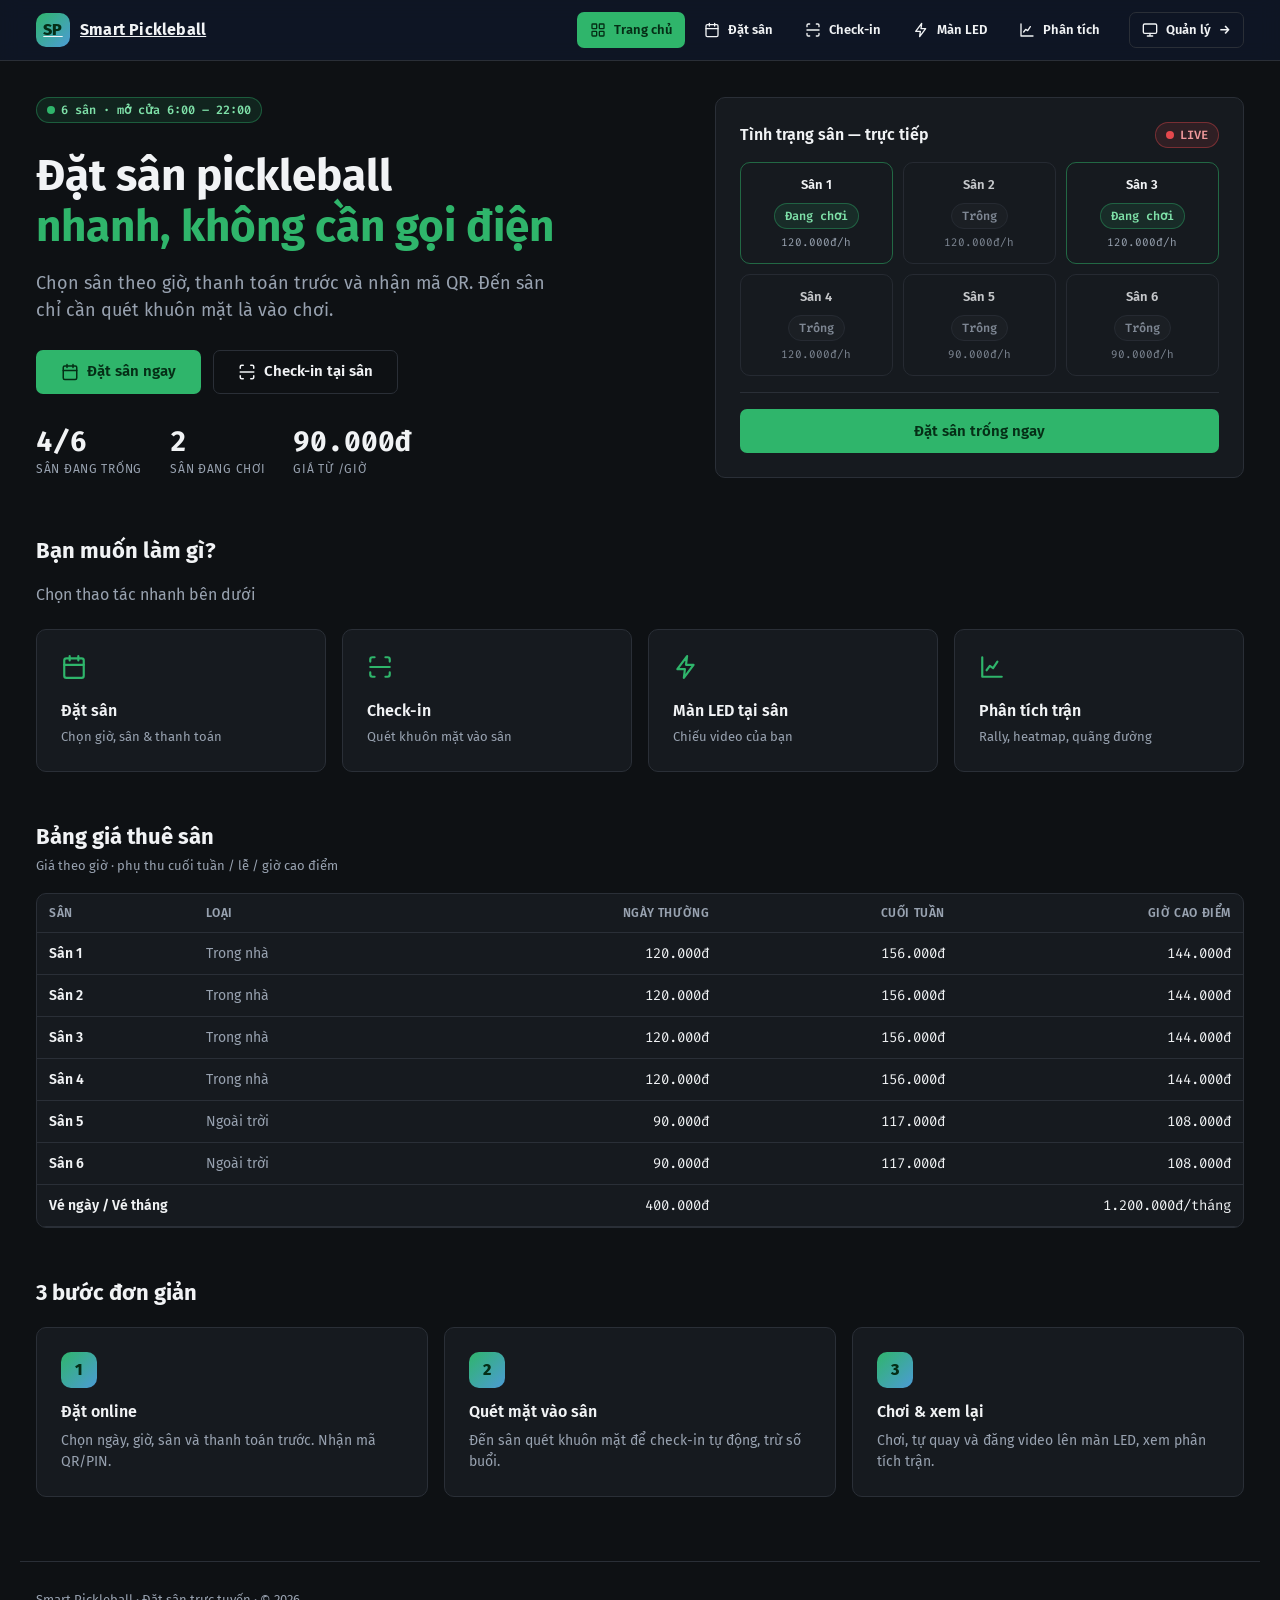
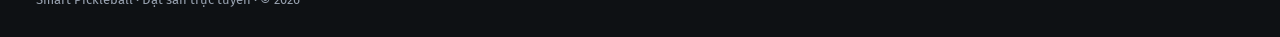
<file: index.html>
<!DOCTYPE html>
<html lang="vi">
<head>
  <meta charset="UTF-8" />
  <meta name="viewport" content="width=device-width, initial-scale=1.0" />
  <title>Smart Pickleball — Đặt sân</title>
  <link rel="preconnect" href="https://fonts.googleapis.com" />
  <link rel="preconnect" href="https://fonts.gstatic.com" crossorigin />
  <link href="https://fonts.googleapis.com/css2?family=Fira+Code:wght@400;500;600;700&family=Fira+Sans:wght@300;400;500;600;700&display=swap" rel="stylesheet" />
  <link rel="stylesheet" href="assets/styles.css" />
</head>
<body class="bg-app">
  <div id="topbar"></div>

  <main class="container" style="padding-top:36px;padding-bottom:64px;">
    <!-- HERO -->
    <section class="grid" style="grid-template-columns:1.1fr .9fr;gap:32px;align-items:center;">
      <div>
        <span class="badge badge-green" style="margin-bottom:16px;"><span class="live-dot" style="background:var(--color-accent)"></span> 6 sân · mở cửa 6:00 – 22:00</span>
        <h1 style="font-size:clamp(30px,4vw,44px);line-height:1.14;margin:12px 0 14px;font-weight:700;">
          Đặt sân pickleball<br/><span style="color:var(--color-accent)">nhanh, không cần gọi điện</span>
        </h1>
        <p class="muted" style="font-size:18px;max-width:520px;">
          Chọn sân theo giờ, thanh toán trước và nhận mã QR. Đến sân chỉ cần quét khuôn mặt là vào chơi.
        </p>
        <div style="display:flex;gap:12px;margin-top:26px;flex-wrap:wrap;">
          <a href="app-booking.html" class="btn btn-primary" id="cta1"></a>
          <a href="checkin-kiosk.html" class="btn btn-ghost" id="cta2"></a>
        </div>
        <div style="display:flex;gap:28px;margin-top:34px;flex-wrap:wrap;" id="hero-stats"></div>
      </div>

      <div class="card card-pad">
        <div style="display:flex;justify-content:space-between;align-items:center;margin-bottom:14px;">
          <div style="font-weight:600;">Tình trạng sân — trực tiếp</div>
          <span class="badge badge-red"><span class="live-dot"></span> LIVE</span>
        </div>
        <div class="grid" id="mini-courts" style="grid-template-columns:repeat(3,1fr);gap:10px;"></div>
        <hr class="divider" />
        <a href="app-booking.html" class="btn btn-primary btn-block">Đặt sân trống ngay</a>
      </div>
    </section>

    <!-- QUICK ACTIONS -->
    <section style="margin-top:56px;">
      <h2 style="font-size:22px;margin-bottom:6px;">Bạn muốn làm gì?</h2>
      <p class="muted" style="margin-bottom:22px;">Chọn thao tác nhanh bên dưới</p>
      <div class="grid" style="grid-template-columns:repeat(4,1fr);" id="actions"></div>
    </section>

    <!-- BẢNG GIÁ NHANH -->
    <section style="margin-top:48px;">
      <div class="between" style="margin-bottom:16px;">
        <h2 style="font-size:22px;margin:0;">Bảng giá thuê sân</h2>
        <span class="muted" style="font-size:13px;">Giá theo giờ · phụ thu cuối tuần / lễ / giờ cao điểm</span>
      </div>
      <div class="card" style="overflow:hidden;"><div style="overflow-x:auto;"><table class="tbl" id="price-tbl"></table></div></div>
    </section>

    <!-- QUY TRÌNH -->
    <section style="margin-top:48px;">
      <h2 style="font-size:22px;margin-bottom:18px;">3 bước đơn giản</h2>
      <div class="grid" style="grid-template-columns:repeat(3,1fr);" id="flow"></div>
    </section>
  </main>

  <footer class="container muted" style="padding:28px 16px;font-size:13px;border-top:1px solid var(--color-border);">
    Smart Pickleball · Đặt sân trực tuyến · © 2026
  </footer>

  <script src="assets/app.js"></script>
  <script>
    document.getElementById("topbar").innerHTML = SB.topbar("index.html");
    document.getElementById("cta1").innerHTML = SB.icon("calendar", 18) + " Đặt sân ngay";
    document.getElementById("cta2").innerHTML = SB.icon("scan", 18) + " Check-in tại sân";

    function render() {
      const s = SB.load();
      const occupied = s.courts.filter(c => c.status === "occupied").length;
      const freeCount = s.courts.length - occupied;
      document.getElementById("hero-stats").innerHTML = [
        [freeCount + "/" + s.courts.length, "Sân đang trống"],
        [occupied, "Sân đang chơi"],
        [SB.fmtVND(s.courts.reduce((m, c) => Math.min(m, c.pricePerHour), Infinity)), "Giá từ /giờ"],
      ].map(([v, l]) => `<div class="stat"><span class="val">${v}</span><span class="lbl">${l}</span></div>`).join("");

      document.getElementById("mini-courts").innerHTML = s.courts.map(c => {
        const on = c.status === "occupied";
        return `<a href="app-booking.html" class="court ${on ? "occupied" : "free"}" style="padding:12px;text-align:center;text-decoration:none;display:block;">
          <div style="font-weight:600;font-size:13px;">${c.name}</div>
          <div class="badge ${on ? "badge-green" : "badge-slate"}" style="margin-top:8px;">${on ? "Đang chơi" : "Trống"}</div>
          <div class="muted num" style="font-size:11px;margin-top:6px;">${SB.fmtVND(c.pricePerHour)}/h</div>
        </a>`;
      }).join("");

      // bảng giá
      const p = s.pricing;
      document.getElementById("price-tbl").innerHTML =
        `<thead><tr><th>Sân</th><th>Loại</th><th style="text-align:right;">Ngày thường</th><th style="text-align:right;">Cuối tuần</th><th style="text-align:right;">Giờ cao điểm</th></tr></thead><tbody>` +
        s.courts.map(c => `<tr><td style="font-weight:600">${c.name}</td><td class="muted">${c.type}</td>
          <td class="num" style="text-align:right">${SB.fmtVND(SB.courtPrice(c, {}))}</td>
          <td class="num" style="text-align:right">${SB.fmtVND(SB.courtPrice(c, { weekend: true }))}</td>
          <td class="num" style="text-align:right">${SB.fmtVND(SB.courtPrice(c, { peak: true }))}</td></tr>`).join("")
        + `<tr><td colspan="2" style="font-weight:600">Vé ngày / Vé tháng</td><td class="num" style="text-align:right" colspan="1">${SB.fmtVND(p.dayPass)}</td><td class="num" style="text-align:right" colspan="2">${SB.fmtVND(p.monthly)}/tháng</td></tr>`
        + `</tbody>`;
    }

    const actions = [
      ["app-booking.html", "calendar", "Đặt sân", "Chọn giờ, sân & thanh toán"],
      ["checkin-kiosk.html", "scan", "Check-in", "Quét khuôn mặt vào sân"],
      ["led-display.html", "bolt", "Màn LED tại sân", "Chiếu video của bạn"],
      ["match-analytics.html", "chart", "Phân tích trận", "Rally, heatmap, quãng đường"],
    ];
    document.getElementById("actions").innerHTML = actions.map(([href, ic, t, d]) =>
      `<a href="${href}" class="card card-pad hoverable" style="text-decoration:none;display:block;">
         <div style="color:var(--color-accent);margin-bottom:12px;">${SB.icon(ic, 26)}</div>
         <div style="font-weight:600;font-size:16px;margin-bottom:4px;">${t}</div>
         <p class="muted" style="margin:0;font-size:13px;">${d}</p>
       </a>`).join("");

    const flows = [
      ["1", "Đặt online", "Chọn ngày, giờ, sân và thanh toán trước. Nhận mã QR/PIN."],
      ["2", "Quét mặt vào sân", "Đến sân quét khuôn mặt để check-in tự động, trừ số buổi."],
      ["3", "Chơi & xem lại", "Chơi, tự quay và đăng video lên màn LED, xem phân tích trận."],
    ];
    document.getElementById("flow").innerHTML = flows.map(([n, t, d]) =>
      `<div class="card card-pad">
         <div class="brand-mark" style="width:36px;height:36px;font-size:16px;margin-bottom:12px;">${n}</div>
         <div style="font-weight:600;font-size:16px;margin-bottom:6px;">${t}</div>
         <p class="muted" style="margin:0;font-size:14px;">${d}</p>
       </div>`).join("");

    render();
    window.addEventListener("sbadm:update", render);
    window.addEventListener("storage", render);
  </script>
</body>
</html>
</file>
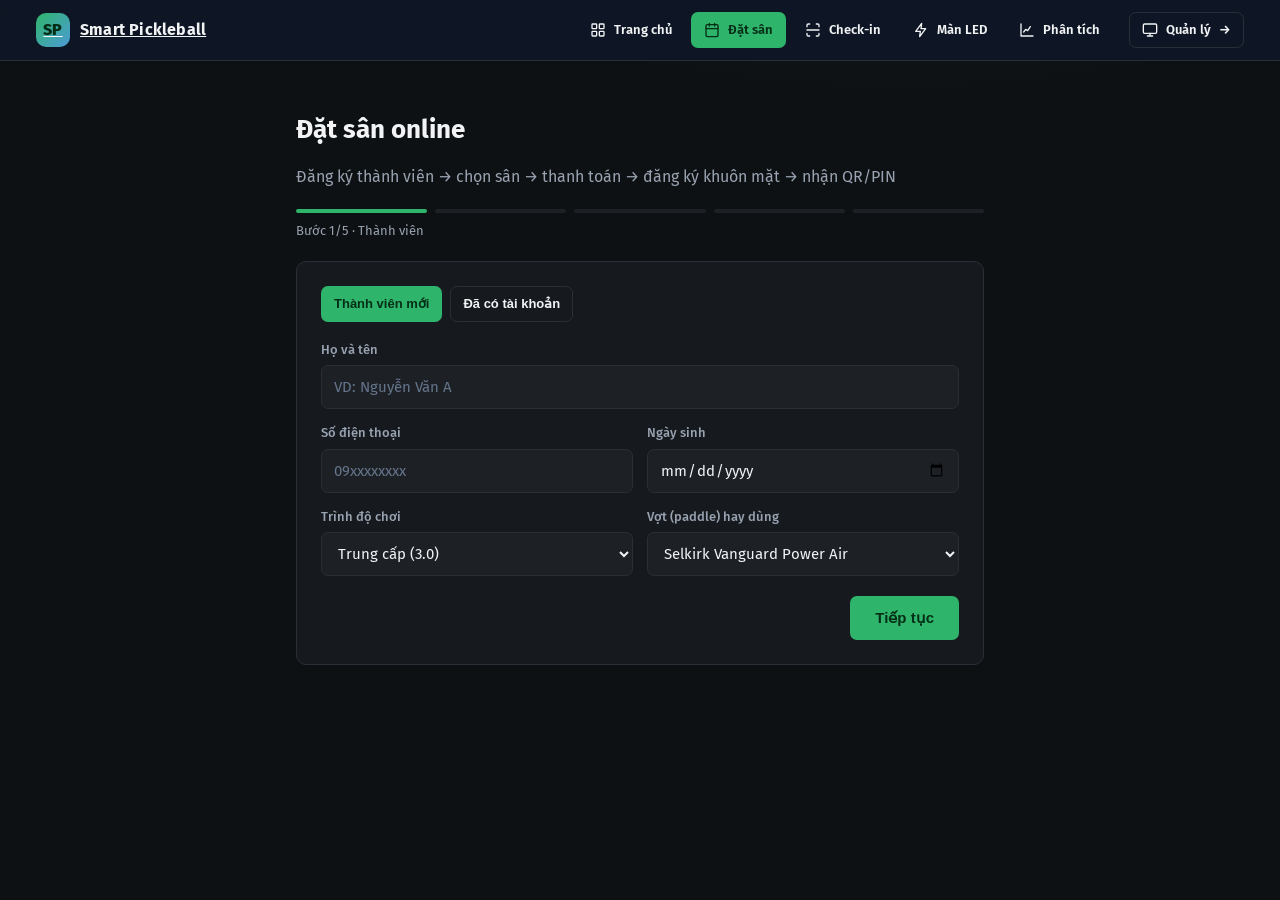
<file: app-booking.html>
<!DOCTYPE html>
<html lang="vi">
<head>
  <meta charset="UTF-8" />
  <meta name="viewport" content="width=device-width, initial-scale=1.0" />
  <title>Đặt sân — Smart Pickleball</title>
  <link rel="preconnect" href="https://fonts.googleapis.com" />
  <link rel="preconnect" href="https://fonts.gstatic.com" crossorigin />
  <link href="https://fonts.googleapis.com/css2?family=Fira+Code:wght@400;500;600;700&family=Fira+Sans:wght@300;400;500;600;700&display=swap" rel="stylesheet" />
  <link rel="stylesheet" href="assets/styles.css" />
</head>
<body class="bg-app">
  <div id="topbar"></div>

  <main class="container" style="max-width:720px;padding-top:32px;padding-bottom:64px;">
    <h1 style="font-size:26px;margin-bottom:6px;">Đặt sân online</h1>
    <p class="muted" style="margin-bottom:20px;">Đăng ký thành viên → chọn sân → thanh toán → đăng ký khuôn mặt → nhận QR/PIN</p>

    <div class="steps" style="margin-bottom:8px;">
      <div class="step done" id="st0"></div><div class="step" id="st1"></div>
      <div class="step" id="st2"></div><div class="step" id="st3"></div><div class="step" id="st4"></div>
    </div>
    <div class="muted" style="font-size:13px;margin-bottom:20px;" id="step-label">Bước 1/5 · Thành viên</div>

    <!-- ===== STEP 0: Thành viên ===== -->
    <section class="card card-pad step-panel" data-step="0">
      <div style="display:flex;gap:8px;margin-bottom:18px;">
        <button class="btn btn-sm btn-primary" id="tab-new">Thành viên mới</button>
        <button class="btn btn-sm btn-ghost" id="tab-old">Đã có tài khoản</button>
      </div>

      <div id="pane-new" class="grid" style="grid-template-columns:1fr 1fr;gap:14px;">
        <div class="field" style="grid-column:1/3;"><label>Họ và tên</label><input class="input" id="f-name" placeholder="VD: Nguyễn Văn A" /></div>
        <div class="field"><label>Số điện thoại</label><input class="input" id="f-phone" placeholder="09xxxxxxxx" inputmode="numeric" /></div>
        <div class="field"><label>Ngày sinh</label><input class="input" id="f-dob" type="date" /></div>
        <div class="field"><label>Trình độ chơi</label><select class="input" id="f-level"></select></div>
        <div class="field"><label>Vợt (paddle) hay dùng</label><select class="input" id="f-racket"></select></div>
      </div>

      <div id="pane-old" style="display:none;">
        <div class="field"><label>Chọn thành viên</label><select class="input" id="f-existing"></select></div>
        <div class="muted" id="existing-info" style="font-size:13px;margin-top:10px;"></div>
      </div>

      <div style="display:flex;justify-content:flex-end;margin-top:20px;">
        <button class="btn btn-primary" id="next0">Tiếp tục</button>
      </div>
    </section>

    <!-- ===== STEP 1: Chọn sân/giờ ===== -->
    <section class="card card-pad step-panel" data-step="1" style="display:none;">
      <div class="grid" style="grid-template-columns:1fr 1fr;gap:14px;">
        <div class="field"><label>Ngày chơi</label><input class="input" id="b-date" type="date" /></div>
        <div class="field"><label>Thời lượng</label>
          <select class="input" id="b-dur"><option value="60">60 phút · 120.000đ</option><option value="90" selected>90 phút · 180.000đ</option></select>
        </div>
      </div>
      <div class="field" style="margin-top:14px;"><label>Khung giờ</label>
        <div id="b-slots" class="grid" style="grid-template-columns:repeat(4,1fr);gap:8px;"></div>
      </div>
      <div class="field" style="margin-top:14px;"><label>Chọn sân</label>
        <div id="b-courts" class="grid" style="grid-template-columns:repeat(3,1fr);gap:8px;"></div>
      </div>
      <div class="field" style="margin-top:14px;">
        <label>Gói buổi (tuỳ chọn — nạp thêm số buổi để check-in nhanh)</label>
        <select class="input" id="b-pack">
          <option value="0">Không mua gói</option>
          <option value="5">Gói 5 buổi · 800.000đ</option>
          <option value="10">Gói 10 buổi · 1.500.000đ</option>
        </select>
      </div>
      <div style="display:flex;justify-content:space-between;margin-top:20px;">
        <button class="btn btn-ghost" onclick="goto(0)">Quay lại</button>
        <button class="btn btn-primary" id="next1">Tiếp tục</button>
      </div>
    </section>

    <!-- ===== STEP 2: Thanh toán ===== -->
    <section class="card card-pad step-panel" data-step="2" style="display:none;">
      <h3 style="margin-top:0;">Xác nhận &amp; thanh toán</h3>
      <div id="pay-summary" class="grid" style="gap:10px;"></div>
      <hr class="divider" />
      <div class="field"><label>Phương thức thanh toán</label>
        <div class="grid" style="grid-template-columns:repeat(3,1fr);gap:8px;" id="pay-methods"></div>
      </div>
      <div style="display:flex;justify-content:space-between;margin-top:20px;align-items:center;">
        <button class="btn btn-ghost" onclick="goto(1)">Quay lại</button>
        <button class="btn btn-primary" id="pay-btn"></button>
      </div>
    </section>

    <!-- ===== STEP 3: Đăng ký khuôn mặt ===== -->
    <section class="card card-pad step-panel" data-step="3" style="display:none;text-align:center;">
      <h3 style="margin-top:0;">Đăng ký khuôn mặt</h3>
      <p class="muted">Để check-in tự động khi đến sân. (Mô phỏng camera — bấm nút để "quét")</p>
      <div class="scanner" id="face-box" style="max-width:320px;margin:16px auto;aspect-ratio:1;background:var(--color-muted);overflow:hidden;">
        <div class="face-frame"><span class="tl"></span><span class="tr"></span><span class="bl"></span><span class="br"></span></div>
        <div class="scanline" style="display:none;" id="face-scanline"></div>
        <div id="face-emoji" style="position:absolute;inset:0;display:grid;place-items:center;"><span class="muted" style="font-size:13px;">Đưa khuôn mặt vào khung</span></div>
      </div>
      <div id="face-status" class="muted" style="min-height:24px;"></div>
      <div style="display:flex;justify-content:center;gap:10px;margin-top:12px;">
        <button class="btn btn-ghost" id="skip-face">Bỏ qua</button>
        <button class="btn btn-primary" id="scan-face"></button>
      </div>
    </section>

    <!-- ===== STEP 4: Xác nhận QR/PIN ===== -->
    <section class="card card-pad step-panel" data-step="4" style="display:none;text-align:center;">
      <div style="color:var(--color-accent);display:flex;justify-content:center;margin-bottom:8px;" id="ok-icon"></div>
      <h3 style="margin-top:0;">Đặt sân thành công!</h3>
      <p class="muted" id="ok-sub"></p>
      <div class="grid" style="grid-template-columns:1fr 1fr;gap:16px;max-width:520px;margin:20px auto;">
        <div class="card card-pad" style="text-align:center;">
          <div class="muted" style="font-size:12px;text-transform:uppercase;letter-spacing:.06em;">Mã QR check-in</div>
          <div id="qrbox" style="margin:12px auto;width:150px;height:150px;background:#fff;border-radius:12px;padding:10px;"></div>
          <div class="num" id="qr-code" style="font-size:12px;color:var(--color-muted-fg)"></div>
        </div>
        <div class="card card-pad" style="text-align:center;display:flex;flex-direction:column;justify-content:center;">
          <div class="muted" style="font-size:12px;text-transform:uppercase;letter-spacing:.06em;">Mã PIN dự phòng</div>
          <div class="num" id="pin-code" style="font-size:44px;font-weight:700;color:var(--color-accent);letter-spacing:.15em;margin:10px 0;"></div>
          <div class="muted" style="font-size:13px;">Nhập tại kiosk nếu quét mặt lỗi</div>
        </div>
      </div>
      <div id="booking-recap" class="card card-pad" style="text-align:left;max-width:520px;margin:0 auto 18px;"></div>
      <div style="display:flex;justify-content:center;gap:10px;flex-wrap:wrap;">
        <a href="checkin-kiosk.html" class="btn btn-primary">Thử check-in tại kiosk</a>
        <a href="admin-dashboard.html" class="btn btn-ghost">Xem trên dashboard</a>
        <button class="btn btn-ghost" onclick="location.reload()">Đặt sân khác</button>
      </div>
    </section>
  </main>

  <script src="assets/app.js"></script>
  <script>
    document.getElementById("topbar").innerHTML = SB.topbar("app-booking.html");
    document.getElementById("ok-icon").innerHTML = SB.icon("check", 48);

    // ---- State của luồng đặt sân ----
    let cur = 0;
    let draft = { mode: "new", memberId: null, court: null, slotHour: null, date: null, dur: 90, pack: 0, method: "VNPay", face: false };

    const stepLabels = ["Thành viên", "Chọn sân", "Thanh toán", "Khuôn mặt", "Hoàn tất"];
    function goto(n) {
      cur = n;
      document.querySelectorAll(".step-panel").forEach(p => p.style.display = (+p.dataset.step === n) ? "block" : "none");
      for (let i = 0; i < 5; i++) document.getElementById("st" + i).classList.toggle("done", i <= n);
      document.getElementById("step-label").textContent = `Bước ${n + 1}/5 · ${stepLabels[n]}`;
      window.scrollTo({ top: 0, behavior: "smooth" });
    }

    // ---- Fill selects ----
    const lvSel = document.getElementById("f-level");
    Object.entries(SB.LEVELS).forEach(([k, v]) => lvSel.insertAdjacentHTML("beforeend", `<option value="${k}">${v.name}</option>`));
    lvSel.value = "tb";
    const rkSel = document.getElementById("f-racket");
    SB.RACKETS.forEach(r => rkSel.insertAdjacentHTML("beforeend", `<option>${r}</option>`));

    const exSel = document.getElementById("f-existing");
    function fillExisting() {
      const s = SB.load();
      exSel.innerHTML = s.members.map(m => `<option value="${m.id}">${m.name} · ${m.phone}</option>`).join("");
      showExisting();
    }
    function showExisting() {
      const s = SB.load();
      const m = s.members.find(x => x.id === exSel.value);
      if (m) document.getElementById("existing-info").innerHTML =
        `Trình độ: <strong>${SB.LEVELS[m.level].name}</strong> · Vợt: ${m.racket} · Còn <strong>${m.sessionsLeft}</strong> buổi`;
    }
    exSel.addEventListener("change", showExisting);
    fillExisting();

    // Tabs new/old
    document.getElementById("tab-new").onclick = () => setMode("new");
    document.getElementById("tab-old").onclick = () => setMode("old");
    function setMode(m) {
      draft.mode = m;
      document.getElementById("tab-new").className = "btn btn-sm " + (m === "new" ? "btn-primary" : "btn-ghost");
      document.getElementById("tab-old").className = "btn btn-sm " + (m === "old" ? "btn-primary" : "btn-ghost");
      document.getElementById("pane-new").style.display = m === "new" ? "grid" : "none";
      document.getElementById("pane-old").style.display = m === "old" ? "block" : "none";
    }

    // ---- Step 0 -> 1 ----
    document.getElementById("next0").onclick = () => {
      if (draft.mode === "new") {
        const name = document.getElementById("f-name").value.trim();
        const phone = document.getElementById("f-phone").value.trim();
        const dob = document.getElementById("f-dob").value;
        if (!name || phone.length < 9) { SB.toast("Thiếu thông tin", "Nhập họ tên và số điện thoại hợp lệ.", "err"); return; }
        const m = SB.registerMember({ name, phone, dob, level: lvSel.value, racket: rkSel.value });
        draft.memberId = m.id;
        SB.toast("Đã tạo thành viên", name + " · " + SB.LEVELS[m.level].name, "ok");
      } else {
        draft.memberId = exSel.value;
      }
      buildSlots(); buildCourts(); setDefaultDate();
      goto(1);
    };

    // ---- Step 1: slots + courts ----
    function setDefaultDate() {
      const d = new Date();
      const iso = d.toISOString().slice(0, 10);
      document.getElementById("b-date").value = iso;
      draft.date = iso;
    }
    document.getElementById("b-date").addEventListener("change", e => draft.date = e.target.value);
    document.getElementById("b-dur").addEventListener("change", e => draft.dur = +e.target.value);

    function buildSlots() {
      const now = new Date().getHours();
      const hours = [];
      for (let h = Math.max(6, now); h <= 22; h++) hours.push(h);
      document.getElementById("b-slots").innerHTML = hours.map(h =>
        `<button class="btn btn-sm btn-ghost slot" data-h="${h}">${SB.pad(h)}:00</button>`).join("");
      document.querySelectorAll(".slot").forEach(b => b.onclick = () => {
        draft.slotHour = +b.dataset.h;
        document.querySelectorAll(".slot").forEach(x => x.className = "btn btn-sm btn-ghost slot");
        b.className = "btn btn-sm btn-primary slot";
      });
    }
    function buildCourts() {
      const s = SB.load();
      document.getElementById("b-courts").innerHTML = s.courts.map(c =>
        `<button class="btn btn-sm btn-ghost crt" data-c="${c.id}">${c.name}</button>`).join("");
      document.querySelectorAll(".crt").forEach(b => b.onclick = () => {
        draft.court = +b.dataset.c;
        document.querySelectorAll(".crt").forEach(x => x.className = "btn btn-sm btn-ghost crt");
        b.className = "btn btn-sm btn-primary crt";
      });
    }
    document.getElementById("b-pack").addEventListener("change", e => draft.pack = +e.target.value);

    document.getElementById("next1").onclick = () => {
      if (draft.slotHour == null || draft.court == null) { SB.toast("Chưa chọn đủ", "Chọn khung giờ và sân.", "err"); return; }
      buildPay(); goto(2);
    };

    // ---- Step 2: payment ----
    const PACK_PRICE = { 0: 0, 5: 800000, 10: 1500000 };
    function courtFee() { return draft.dur === 90 ? 180000 : 120000; }
    function total() { return courtFee() + PACK_PRICE[draft.pack]; }

    function buildPay() {
      const s = SB.load();
      const m = s.members.find(x => x.id === draft.memberId);
      document.getElementById("pay-summary").innerHTML = [
        ["Thành viên", m.name + " · " + SB.LEVELS[m.level].name],
        ["Ngày", SB.fmtDate(new Date(draft.date))],
        ["Khung giờ", (function(){ const st=new Date(draft.date); st.setHours(draft.slotHour,0,0,0); const en=new Date(st.getTime()+draft.dur*60000); return SB.fmtTime(st)+" – "+SB.fmtTime(en); })()],
        ["Sân", "Sân " + draft.court],
        ["Phí sân (" + draft.dur + "p)", SB.fmtVND(courtFee())],
        ...(draft.pack ? [["Gói " + draft.pack + " buổi", SB.fmtVND(PACK_PRICE[draft.pack])]] : []),
      ].map(([k, v]) => `<div style="display:flex;justify-content:space-between;"><span class="muted">${k}</span><span style="font-weight:600">${v}</span></div>`).join("")
        + `<hr class="divider"/><div style="display:flex;justify-content:space-between;font-size:18px;"><span>Tổng cộng</span><span class="num" style="color:var(--color-accent);font-weight:700">${SB.fmtVND(total())}</span></div>`;

      const methods = ["VNPay", "Momo", "Thẻ ngân hàng"];
      document.getElementById("pay-methods").innerHTML = methods.map((mth, i) =>
        `<button class="btn btn-sm ${i === 0 ? "btn-primary" : "btn-ghost"} pm" data-m="${mth}">${mth}</button>`).join("");
      document.querySelectorAll(".pm").forEach(b => b.onclick = () => {
        draft.method = b.dataset.m;
        document.querySelectorAll(".pm").forEach(x => x.className = "btn btn-sm btn-ghost pm");
        b.className = "btn btn-sm btn-primary pm";
      });
      document.getElementById("pay-btn").innerHTML = SB.icon("money", 18) + " Thanh toán " + SB.fmtVND(total());
    }

    let lastBooking = null;
    document.getElementById("pay-btn").onclick = () => {
      const btn = document.getElementById("pay-btn");
      btn.disabled = true; btn.innerHTML = "Đang xử lý " + draft.method + "...";
      setTimeout(() => {
        const start = new Date(draft.date); start.setHours(draft.slotHour, 0, 0, 0);
        lastBooking = SB.createBooking({
          memberId: draft.memberId, court: draft.court,
          startISO: start.toISOString(), durationMin: draft.dur, sessionsPack: draft.pack,
        });
        SB.toast("Thanh toán thành công", SB.fmtVND(total()) + " qua " + draft.method, "ok");
        const mem = SB.load().members.find(x => x.id === draft.memberId);
        if (mem) document.getElementById("face-emoji").innerHTML = `<img src="${SB.avatarUrl(mem)}" alt="${mem.name}" style="width:100%;height:100%;object-fit:cover;" />`;
        goto(3);
      }, 900);
    };

    // ---- Step 3: face ----
    document.getElementById("scan-face").innerHTML = SB.icon("scan", 18) + " Bắt đầu quét";
    document.getElementById("scan-face").onclick = () => {
      const sl = document.getElementById("face-scanline");
      sl.style.display = "block";
      document.getElementById("face-status").textContent = "Đang phân tích khuôn mặt...";
      document.getElementById("scan-face").disabled = true;
      setTimeout(() => {
        sl.style.display = "none";
        document.getElementById("face-status").innerHTML = '<span style="color:var(--color-accent)">✓ Đã đăng ký khuôn mặt thành công</span>';
        document.getElementById("face-box").style.borderColor = "var(--color-accent)";
        draft.face = true;
        SB.toast("Khuôn mặt đã lưu", "Bạn có thể check-in tự động khi đến sân.", "ok");
        setTimeout(finish, 700);
      }, 2200);
    };
    document.getElementById("skip-face").onclick = finish;

    // ---- Step 4: recap + QR/PIN ----
    function finish() {
      const s = SB.load();
      const m = s.members.find(x => x.id === draft.memberId);
      document.getElementById("ok-sub").textContent = `${m.name}, hẹn gặp bạn tại Sân ${lastBooking.court}!`;
      document.getElementById("pin-code").textContent = lastBooking.pin;
      document.getElementById("qr-code").textContent = lastBooking.qr;
      document.getElementById("qrbox").innerHTML = fakeQR(lastBooking.qr);
      document.getElementById("booking-recap").innerHTML = [
        ["Sân", "Sân " + lastBooking.court],
        ["Ngày", SB.fmtDate(new Date(lastBooking.start))],
        ["Giờ", SB.fmtTime(new Date(lastBooking.start)) + " – " + SB.fmtTime(new Date(lastBooking.end))],
        ["Khuôn mặt", draft.face ? "Đã đăng ký" : "Chưa (dùng PIN)"],
        ["Số buổi còn lại", m.sessionsLeft + " buổi"],
      ].map(([k, v]) => `<div style="display:flex;justify-content:space-between;padding:4px 0;"><span class="muted">${k}</span><span style="font-weight:600">${v}</span></div>`).join("");
      goto(4);
    }

    // QR giả lập bằng lưới ô vuông từ chuỗi mã
    function fakeQR(seed) {
      let h = 0; for (const ch of seed) h = (h * 31 + ch.charCodeAt(0)) >>> 0;
      const n = 11; let cells = "";
      for (let y = 0; y < n; y++) for (let x = 0; x < n; x++) {
        h = (h * 1103515245 + 12345) & 0x7fffffff;
        const on = (h >> 8) & 1;
        const corner = (x < 3 && y < 3) || (x > n - 4 && y < 3) || (x < 3 && y > n - 4);
        if (on || corner) cells += `<rect x="${x}" y="${y}" width="1" height="1"/>`;
      }
      return `<svg viewBox="0 0 ${n} ${n}" width="100%" height="100%" fill="#0f172a" shape-rendering="crispEdges">${cells}</svg>`;
    }

    setMode("new");
    goto(0);
  </script>
</body>
</html>
</file>
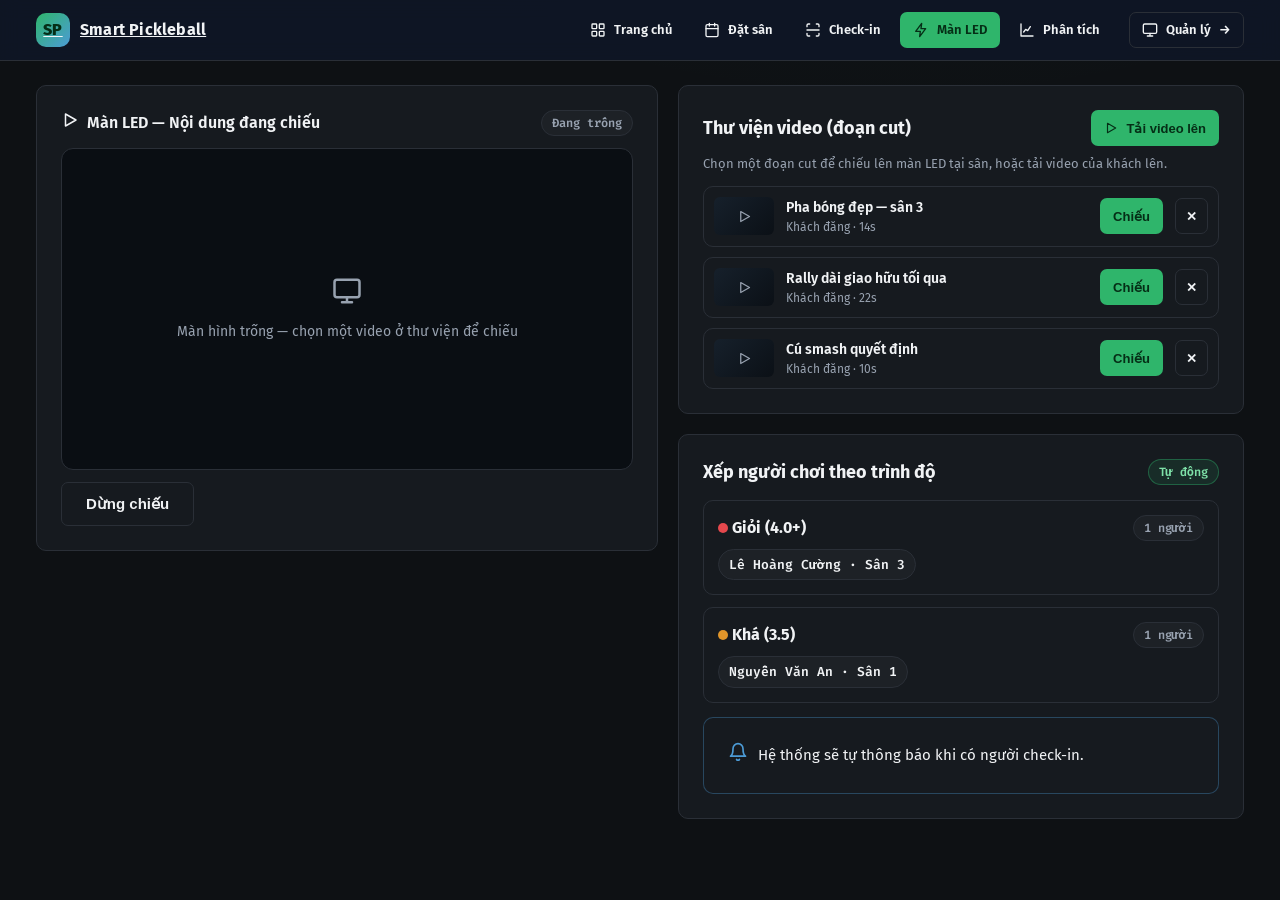
<file: led-display.html>
<!DOCTYPE html>
<html lang="vi">
<head>
  <meta charset="UTF-8" />
  <meta name="viewport" content="width=device-width, initial-scale=1.0" />
  <title>Màn LED tại sân — Smart Pickleball</title>
  <link rel="preconnect" href="https://fonts.googleapis.com" />
  <link rel="preconnect" href="https://fonts.gstatic.com" crossorigin />
  <link href="https://fonts.googleapis.com/css2?family=Fira+Code:wght@400;500;600;700&family=Fira+Sans:wght@300;400;500;600;700&display=swap" rel="stylesheet" />
  <link rel="stylesheet" href="assets/styles.css" />
  <style>
    .led-grid { display:grid; grid-template-columns: 1.1fr 1fr; gap:20px; }
    @media (max-width: 900px){ .led-grid{ grid-template-columns:1fr; } }
  </style>
</head>
<body class="bg-app">
  <div id="topbar"></div>
  <main class="container" style="padding-top:24px;padding-bottom:56px;">
    <div class="led-grid">
      <!-- Trái: màn LED đang chiếu -->
      <div class="grid" style="gap:20px;align-content:start;">
        <!-- Màn LED — nội dung đang chiếu -->
        <div class="card card-pad">
          <div style="display:flex;justify-content:space-between;align-items:center;margin-bottom:12px;">
            <div style="font-weight:600;display:flex;align-items:center;gap:8px;"><span id="var-ic"></span> Màn LED — Nội dung đang chiếu</div>
            <span class="badge badge-slate" id="led-status">Đang trống</span>
          </div>
          <div id="led-screen" style="position:relative;aspect-ratio:16/9;border-radius:12px;overflow:hidden;background:#0a0e13;border:1px solid var(--color-border);"></div>
          <div style="display:flex;gap:10px;margin-top:12px;">
            <button class="btn btn-ghost" id="stop-btn">Dừng chiếu</button>
          </div>
        </div>
      </div>

      <!-- Phải: Thư viện chiếu + xếp người -->
      <div class="grid" style="gap:20px;align-content:start;">
        <!-- Thư viện video đoạn cut -->
        <div class="card card-pad">
          <div style="display:flex;justify-content:space-between;align-items:center;margin-bottom:14px;">
            <div style="font-weight:700;font-size:18px;">Thư viện video (đoạn cut)</div>
            <button class="btn btn-primary btn-sm" id="upload-btn"></button>
          </div>
          <p class="muted" style="margin:-6px 0 12px;font-size:13px;">Chọn một đoạn cut để chiếu lên màn LED tại sân, hoặc tải video của khách lên.</p>
          <div id="clip-list" class="grid" style="gap:10px;"></div>
          <input type="file" id="file-input" accept="video/*" style="display:none;" />
        </div>

        <!-- Xếp người theo trình độ -->
        <div class="card card-pad" style="display:flex;flex-direction:column;">
          <div style="display:flex;justify-content:space-between;align-items:center;margin-bottom:14px;">
            <div style="font-weight:700;font-size:18px;">Xếp người chơi theo trình độ</div>
            <span class="badge badge-green">Tự động</span>
          </div>
          <div id="placement" class="grid" style="gap:12px;align-content:start;flex:1;"></div>
          <div class="card card-pad" style="margin-top:14px;border-color:rgba(76,155,214,.35);">
            <div style="display:flex;gap:10px;align-items:center;">
              <span style="color:var(--color-info)" id="ann-ic"></span>
              <span id="ann-text" style="font-size:15px;">Hệ thống sẽ tự thông báo khi có người check-in.</span>
            </div>
          </div>
        </div>
      </div>
    </div>
  </main>

  <script src="assets/app.js"></script>
  <script>
    document.getElementById("topbar").innerHTML = SB.topbar("led-display.html");
    document.getElementById("var-ic").innerHTML = SB.icon("play", 18);
    document.getElementById("ann-ic").innerHTML = SB.icon("bell", 20);
    document.getElementById("upload-btn").innerHTML = SB.icon("play", 14) + " Tải video lên";

    function renderPlacement() {
      const s = SB.load();
      const groups = {};
      s.courts.forEach(c => c.players.forEach(p => { (groups[p.level] = groups[p.level] || []).push({ ...p, court: c.id }); }));
      const order = Object.keys(SB.LEVELS).sort((a, b) => SB.LEVELS[b].order - SB.LEVELS[a].order);
      const el = document.getElementById("placement");
      if (!Object.keys(groups).length) { el.innerHTML = `<div class="muted" style="text-align:center;padding:30px;">Chưa có người chơi. Hãy check-in tại kiosk.</div>`; return; }
      el.innerHTML = order.filter(lv => groups[lv]).map(lv => {
        const info = SB.LEVELS[lv];
        return `<div class="card card-pad" style="padding:14px;">
          <div style="display:flex;justify-content:space-between;align-items:center;margin-bottom:8px;">
            <div style="font-weight:700;font-size:16px;"><span class="level-dot ${info.cls}"></span> ${info.name}</div>
            <span class="badge badge-slate">${groups[lv].length} người</span>
          </div>
          <div style="display:flex;flex-wrap:wrap;gap:8px;">
            ${groups[lv].map(p => `<span class="badge" style="font-size:13px;padding:5px 10px;">${p.name} · Sân ${p.court}</span>`).join("")}
          </div>
        </div>`;
      }).join("");
    }

    // ---- Màn LED: nội dung đang chiếu ----
    let ledTimer = null;
    function renderLedScreen() {
      const led = SB.getLed();
      const screen = document.getElementById("led-screen");
      const status = document.getElementById("led-status");
      if (ledTimer) { clearInterval(ledTimer); ledTimer = null; }
      if (!led || !led.nowPlaying) {
        status.textContent = "Đang trống"; status.className = "badge badge-slate";
        screen.innerHTML = `<div style="position:absolute;inset:0;display:grid;place-items:center;text-align:center;color:var(--color-muted-fg);padding:20px;">
          <div>${SB.icon("monitor", 30)}<div style="margin-top:8px;font-size:14px;">Màn hình trống — chọn một video ở thư viện để chiếu</div></div></div>`;
        return;
      }
      const c = led.nowPlaying;
      status.textContent = "Đang chiếu"; status.className = "badge badge-red";
      screen.innerHTML = `
        <div style="position:absolute;inset:0;display:grid;place-items:center;background:radial-gradient(circle at 50% 40%, #16202b, #080b0f);">
          <div style="text-align:center;padding:20px;">
            <div style="color:var(--color-accent);margin-bottom:10px;display:flex;justify-content:center;">${SB.icon("play", 38)}</div>
            <div style="font-weight:700;font-size:18px;max-width:90%;margin:0 auto;">${c.title}</div>
            <div class="muted" style="font-size:13px;margin-top:4px;">${c.source} · ${c.durSec}s · Sân ${led.court}</div>
          </div>
        </div>
        <div class="badge badge-red" style="position:absolute;left:10px;top:10px;"><span class="live-dot"></span> ĐANG CHIẾU</div>
        <div class="num" id="led-time" style="position:absolute;right:10px;top:10px;font-size:12px;color:var(--color-muted-fg);">0:00</div>
        <div style="position:absolute;left:0;right:0;bottom:0;height:4px;background:rgba(255,255,255,.1);"><div id="led-prog" style="height:100%;width:0;background:var(--color-accent);transition:width .2s linear;"></div></div>`;
      const start = Date.now();
      ledTimer = setInterval(() => {
        const prog = document.getElementById("led-prog");
        const tEl = document.getElementById("led-time");
        if (!prog) { clearInterval(ledTimer); ledTimer = null; return; }
        const elapsed = ((Date.now() - start) / 1000) % c.durSec;   // phát lặp
        prog.style.width = (elapsed / c.durSec * 100) + "%";
        tEl.textContent = "0:" + SB.pad(Math.floor(elapsed));
      }, 200);
    }

    // ---- Thư viện đoạn cut ----
    function renderClips() {
      const s = SB.load();
      const led = s.led || {};
      const el = document.getElementById("clip-list");
      if (!s.clips.length) { el.innerHTML = `<div class="muted" style="text-align:center;padding:16px;">Chưa có video nào. Bấm "Tải video lên" để thêm.</div>`; return; }
      el.innerHTML = s.clips.map(c => {
        const playing = led.nowPlaying && led.nowPlaying.id === c.id;
        return `<div class="card" style="padding:10px;display:flex;gap:12px;align-items:center;${playing ? "border-color:var(--color-accent);" : ""}">
          <div style="width:60px;height:38px;border-radius:6px;background:linear-gradient(135deg,#16202b,#0b1016);display:grid;place-items:center;color:var(--color-muted-fg);flex:none;">${SB.icon("play", 15)}</div>
          <div style="flex:1;min-width:0;">
            <div style="font-weight:600;font-size:14px;overflow:hidden;text-overflow:ellipsis;white-space:nowrap;">${c.title}</div>
            <div class="muted" style="font-size:12px;">${c.source} · ${c.durSec}s</div>
          </div>
          ${playing
            ? `<span class="badge badge-green" style="flex:none;">Đang chiếu</span>`
            : `<button class="btn btn-sm btn-primary cast" data-id="${c.id}" style="flex:none;">Chiếu</button>`}
          <button class="btn btn-sm btn-ghost del" data-id="${c.id}" title="Xoá video" style="flex:none;padding:0 10px;">✕</button>
        </div>`;
      }).join("");
      el.querySelectorAll(".cast").forEach(b => b.onclick = () => {
        const c = SB.castToLed(b.dataset.id);
        SB.toast("Đang chiếu lên màn LED", c.title, "ok");
        SB.announce("Mời quý khách theo dõi video trên màn hình lớn tại sân");
        renderLedScreen(); renderClips();
      });
      el.querySelectorAll(".del").forEach(b => b.onclick = () => { SB.removeClip(b.dataset.id); renderClips(); renderLedScreen(); });
    }

    document.getElementById("stop-btn").onclick = () => { SB.stopLed(); SB.toast("Đã dừng chiếu", "Màn LED trở về trạng thái trống.", "info"); renderLedScreen(); renderClips(); };

    // Tải video lên (mô phỏng — chỉ lấy tên tệp)
    document.getElementById("upload-btn").onclick = () => document.getElementById("file-input").click();
    document.getElementById("file-input").onchange = (e) => {
      const f = e.target.files[0]; if (!f) return;
      const name = f.name.replace(/\.[^.]+$/, "");
      SB.addClip({ title: name, source: "Khách tải lên", durSec: 15, court: 3 });
      SB.toast("Đã thêm video", name, "ok");
      renderClips();
      e.target.value = "";
    };

    // Khi có check-in mới từ kiosk -> cập nhật xếp người + loa
    function onUpdate() {
      renderPlacement(); renderLedScreen(); renderClips();
      const s = SB.load();
      if (s.lastCheckin) {
        document.getElementById("ann-text").innerHTML =
          `Mời <strong>${s.lastCheckin.name}</strong> (${SB.LEVELS[s.lastCheckin.level].name}) vào <strong>Sân ${s.lastCheckin.court}</strong>.`;
      }
    }

    renderPlacement(); renderLedScreen(); renderClips(); onUpdate();
    window.addEventListener("sbadm:update", onUpdate);
    window.addEventListener("storage", onUpdate);
  </script>
</body>
</html>
</file>
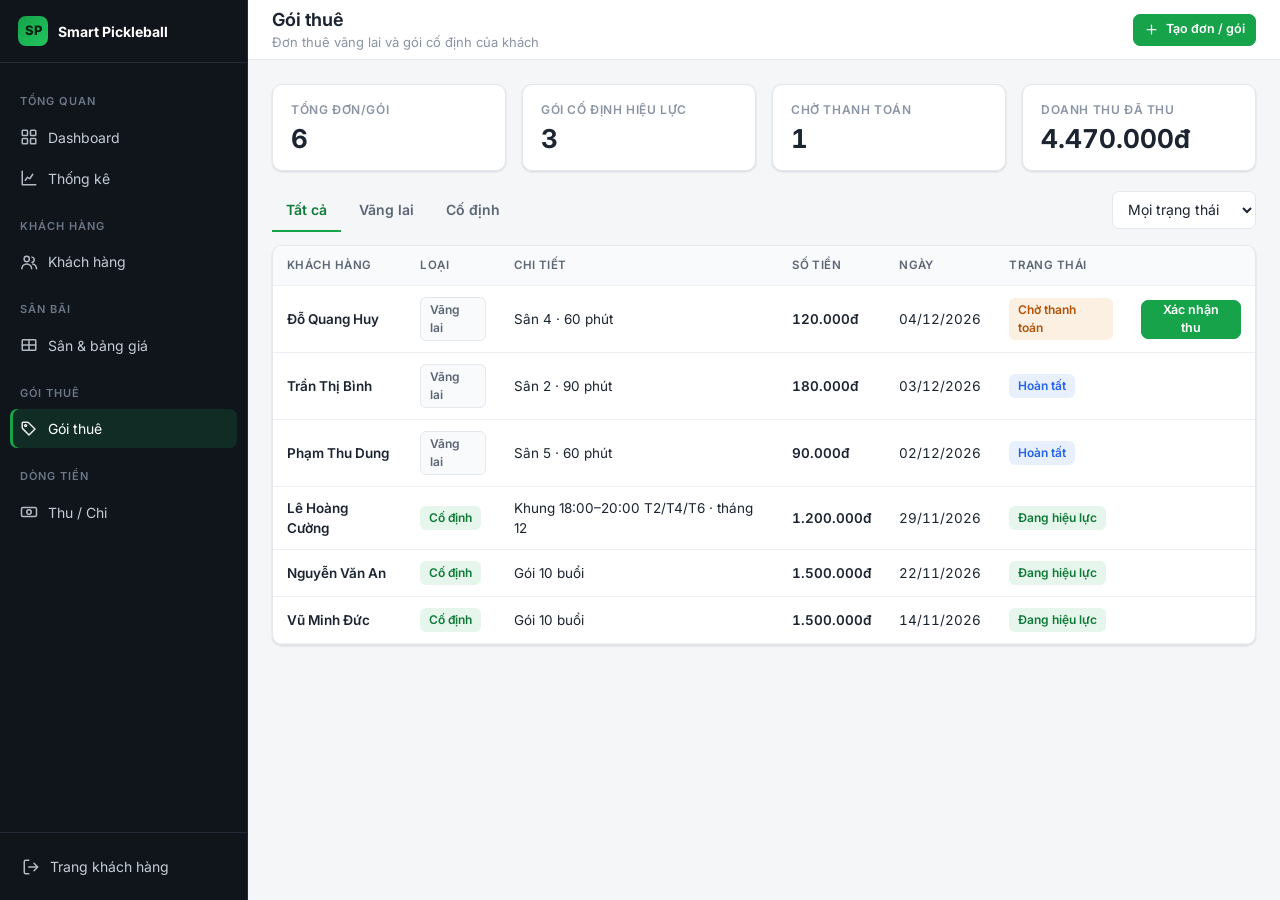
<file: packages.html>
<!DOCTYPE html>
<html lang="vi">
<head>
  <meta charset="UTF-8" />
  <meta name="viewport" content="width=device-width, initial-scale=1.0" />
  <title>Gói thuê — Quản trị Smart Pickleball</title>
  <link rel="preconnect" href="https://fonts.googleapis.com" />
  <link rel="preconnect" href="https://fonts.gstatic.com" crossorigin />
  <link href="https://fonts.googleapis.com/css2?family=Inter:wght@400;500;600;700&display=swap" rel="stylesheet" />
  <link rel="stylesheet" href="assets/admin.css" />
</head>
<body>
  <div class="admin">
    <div id="side"></div>
    <div class="a-main">
      <div id="top"></div>
      <div class="a-content">
        <div class="grid" id="stats" style="grid-template-columns:repeat(4,1fr);margin-bottom:18px;"></div>

        <div class="between" style="margin-bottom:14px;flex-wrap:wrap;gap:10px">
          <div class="tabs" style="margin:0;border:0">
            <div class="tab active" data-f="all" id="f-all">Tất cả</div>
            <div class="tab" data-f="Vãng lai" id="f-vanglai">Vãng lai</div>
            <div class="tab" data-f="Cố định" id="f-codinh">Cố định</div>
          </div>
          <select class="input" id="f-status" style="width:auto;height:36px"><option value="">Mọi trạng thái</option><option>Đang hiệu lực</option><option>Chờ thanh toán</option><option>Hoàn tất</option></select>
        </div>

        <div class="card" style="overflow:hidden"><div class="scroll-x"><table class="tbl" id="tbl"></table></div>
          <div id="empty" class="muted" style="display:none;padding:26px;text-align:center">Không có đơn/gói phù hợp.</div>
        </div>
      </div>
    </div>
  </div>
  <div id="modal-root"></div>

  <script src="assets/app.js"></script>
  <script>
    document.getElementById("side").innerHTML = SB.adminSidebar("packages");
    document.getElementById("top").innerHTML = SB.adminTop("Gói thuê", "Đơn thuê vãng lai và gói cố định của khách",
      `<button class="btn btn-primary btn-sm" id="add">${SB.icon("plus", 15)} Tạo đơn / gói</button>`);

    let ftype = "all";
    ["all", "Vãng lai", "Cố định"].forEach((f, i) => document.getElementById(["f-all", "f-vanglai", "f-codinh"][i]).onclick = () => { ftype = f; document.querySelectorAll(".tab").forEach(t => t.classList.remove("active")); document.getElementById(["f-all", "f-vanglai", "f-codinh"][i]).classList.add("active"); render(); });
    document.getElementById("f-status").addEventListener("change", render);

    function stBadge(s) { return { "Đang hiệu lực": "b-green", "Hoàn tất": "b-blue", "Chờ thanh toán": "b-amber" }[s] || "b-gray"; }

    function render() {
      const s = SB.load();
      const codinh = s.orders.filter(o => o.type === "Cố định" && o.status === "Đang hiệu lực").length;
      const pending = s.orders.filter(o => o.status === "Chờ thanh toán").length;
      const revenue = s.orders.filter(o => o.status !== "Chờ thanh toán").reduce((a, o) => a + o.amount, 0);
      document.getElementById("stats").innerHTML = [
        [s.orders.length, "Tổng đơn/gói"],
        [codinh, "Gói cố định hiệu lực"],
        [pending, "Chờ thanh toán"],
        [SB.fmtVND(revenue), "Doanh thu đã thu"],
      ].map(([v, l]) => `<div class="kpi"><div class="lbl">${l}</div><div class="val">${v}</div></div>`).join("");

      const fst = document.getElementById("f-status").value;
      let list = s.orders.slice();
      if (ftype !== "all") list = list.filter(o => o.type === ftype);
      if (fst) list = list.filter(o => o.status === fst);
      list.sort((a, b) => new Date(b.at) - new Date(a.at));

      document.getElementById("tbl").innerHTML =
        `<thead><tr><th>Khách hàng</th><th>Loại</th><th>Chi tiết</th><th class="right">Số tiền</th><th>Ngày</th><th>Trạng thái</th><th></th></tr></thead><tbody>` +
        list.map(o => `<tr>
          <td style="font-weight:600">${o.memberName}</td>
          <td><span class="badge ${o.type === "Cố định" ? "b-green" : "b-gray"}">${o.type}</span></td>
          <td style="max-width:280px">${o.detail}</td>
          <td class="num right" style="font-weight:600">${SB.fmtVND(o.amount)}</td>
          <td class="num">${SB.fmtDate(new Date(o.at))}</td>
          <td><span class="badge ${stBadge(o.status)}">${o.status}</span></td>
          <td class="right">${o.status === "Chờ thanh toán" ? `<button class="btn btn-sm btn-primary" onclick="pay('${o.id}')">Xác nhận thu</button>` : ""}</td>
        </tr>`).join("") + `</tbody>`;
      document.getElementById("empty").style.display = list.length ? "none" : "block";
    }

    window.pay = (id) => { SB.updateOrderStatus(id, "Hoàn tất"); SB.adminToast("Đã ghi nhận thanh toán", "Khoản thu đã vào sổ.", "ok"); render(); };

    document.getElementById("add").onclick = () => {
      const s = SB.load();
      const memOpts = s.members.map(m => `<option value="${m.id}" data-name="${m.name}">${m.name} · ${m.phone}</option>`).join("");
      openOverlay(`<div class="overlay center" onclick="if(event.target===this)closeOverlay()"><div class="modal">
        <div class="modal-hd"><h3>Tạo đơn / gói thuê</h3><button class="btn btn-ghost btn-sm" onclick="closeOverlay()">Đóng</button></div>
        <div style="padding:18px"><div class="grid" style="gap:14px">
          <div class="field"><label>Khách hàng</label><select class="input" id="o-mem">${memOpts}</select></div>
          <div class="field"><label>Loại</label><select class="input" id="o-type"><option>Vãng lai</option><option>Cố định</option></select></div>
          <div class="field"><label>Chi tiết</label><input class="input" id="o-detail" placeholder="VD: Gói 10 buổi / Khung 18h T2-4-6"/></div>
          <div class="field"><label>Số tiền (đồng)</label><input class="input num" type="number" step="10000" id="o-amount" value="180000"/></div>
          <div class="field"><label>Trạng thái</label><select class="input" id="o-status"><option>Đang hiệu lực</option><option>Hoàn tất</option><option>Chờ thanh toán</option></select></div>
        </div>
        <div class="row" style="justify-content:flex-end;margin-top:18px;gap:8px"><button class="btn btn-ghost" onclick="closeOverlay()">Huỷ</button><button class="btn btn-primary" id="o-save">Lưu đơn</button></div>
        </div></div></div>`);
      document.getElementById("o-save").onclick = () => {
        const sel = document.getElementById("o-mem");
        const name = sel.options[sel.selectedIndex].dataset.name;
        SB.addOrder({ memberId: sel.value, memberName: name, type: document.getElementById("o-type").value, detail: document.getElementById("o-detail").value.trim() || "—", amount: +document.getElementById("o-amount").value, status: document.getElementById("o-status").value });
        SB.adminToast("Đã tạo đơn", name, "ok");
        closeOverlay(); render();
      };
    };

    function openOverlay(html) { document.getElementById("modal-root").innerHTML = html; document.body.style.overflow = "hidden"; }
    window.closeOverlay = () => { document.getElementById("modal-root").innerHTML = ""; document.body.style.overflow = ""; };
    document.addEventListener("keydown", e => { if (e.key === "Escape") closeOverlay(); });

    render();
    window.addEventListener("sbadm:update", render);
    window.addEventListener("storage", render);
  </script>
</body>
</html>
</file>
<file: assets/styles.css>
/* ============================================================
   Smart Badminton — Design System (Dark Mode OLED)
   Nguồn: skill UI/UX Pro Max
   ============================================================ */
:root {
  /* Tông charcoal trung tính (bớt "xanh-đen tech"), accent xanh sân pickleball */
  --color-primary: #20262E;
  --color-on-primary: #FFFFFF;
  --color-secondary: #2C333D;
  --color-accent: #2FB56B;      /* xanh sân — trầm hơn neon */
  --color-accent-dim: #23945A;
  --color-background: #0E1114;
  --color-surface: #161A1F;
  --color-foreground: #F1F3F5;
  --color-muted: #1D2126;
  --color-muted-fg: #98A2B0;
  --color-border: #2A2F37;
  --color-destructive: #E5484D;
  --color-warning: #E0952A;
  --color-info: #4C9BD6;

  --space-1: 4px;  --space-2: 8px;  --space-3: 12px; --space-4: 16px;
  --space-5: 24px; --space-6: 32px; --space-8: 48px; --space-10: 64px;

  --radius: 10px;
  --radius-sm: 7px;
  --radius-lg: 14px;
  --ring: 0 0 0 3px rgba(47, 181, 107, 0.30);
  --shadow: 0 12px 34px -16px rgba(0, 0, 0, 0.7);
}

* { box-sizing: border-box; }

html { scroll-behavior: smooth; }

body {
  margin: 0;
  background: var(--color-background);
  color: var(--color-foreground);
  font-family: 'Fira Sans', system-ui, -apple-system, sans-serif;
  font-size: 16px;
  line-height: 1.5;
  -webkit-font-smoothing: antialiased;
}

.font-mono, .num { font-family: 'Fira Code', ui-monospace, monospace; }

/* Nền gần như phẳng, chỉ một chút sáng rất nhẹ phía trên để không bệt */
.bg-app {
  background:
    radial-gradient(1000px 480px at 70% -20%, rgba(47,181,107,0.035), transparent 60%),
    var(--color-background);
  min-height: 100vh;
}

/* ---------- Component: Card ---------- */
.card {
  background: var(--color-surface);
  border: 1px solid var(--color-border);
  border-radius: var(--radius);
}
.card-pad { padding: var(--space-5); }

/* ---------- Component: Button ---------- */
.btn {
  display: inline-flex; align-items: center; justify-content: center;
  gap: var(--space-2);
  min-height: 44px; padding: 0 var(--space-5);
  border-radius: var(--radius-sm);
  border: 1px solid transparent;
  font-weight: 600; font-size: 15px;
  cursor: pointer;
  transition: transform .15s ease, background .2s ease, border-color .2s ease, opacity .2s ease;
  text-decoration: none;
}
.btn:active { transform: translateY(1px); }
.btn:focus-visible { outline: none; box-shadow: var(--ring); }
.btn-primary { background: var(--color-accent); color: #052e16; }
.btn-primary:hover { background: var(--color-accent-dim); }
.btn-ghost { background: transparent; color: var(--color-foreground); border-color: var(--color-border); }
.btn-ghost:hover { background: var(--color-muted); }
.btn-danger { background: var(--color-destructive); color: #fff; }
.btn-block { width: 100%; }
.btn-sm { min-height: 36px; padding: 0 var(--space-3); font-size: 13px; }

/* ---------- Component: Input ---------- */
.field { display: flex; flex-direction: column; gap: 6px; }
.field label { font-size: 13px; color: var(--color-muted-fg); font-weight: 500; }
.input, select.input {
  width: 100%; min-height: 44px; padding: 0 var(--space-3);
  background: var(--color-muted); color: var(--color-foreground);
  border: 1px solid var(--color-border); border-radius: var(--radius-sm);
  font-size: 15px; font-family: inherit;
}
.input:focus, select.input:focus { outline: none; box-shadow: var(--ring); border-color: var(--color-accent); }
.input::placeholder { color: #64748B; }

/* ---------- Chips / badges ---------- */
.badge {
  display: inline-flex; align-items: center; gap: 6px;
  padding: 3px 10px; border-radius: 999px;
  font-size: 12px; font-weight: 600; font-family: 'Fira Code', monospace;
  border: 1px solid var(--color-border); background: var(--color-muted);
}
.badge-green { color: #7ee0a8; border-color: rgba(47,181,107,.40); background: rgba(47,181,107,.12); }
.badge-red   { color: #f0999c; border-color: rgba(229,72,77,.40); background: rgba(229,72,77,.12); }
.badge-amber { color: #f0c069; border-color: rgba(224,149,42,.40); background: rgba(224,149,42,.12); }
.badge-blue  { color: #8fc2e8; border-color: rgba(76,155,214,.40); background: rgba(76,155,214,.12); }
.badge-slate { color: var(--color-muted-fg); }

/* Trình độ */
.level-dot { width: 10px; height: 10px; border-radius: 50%; display: inline-block; }
.lv-newbie { background: #7B8493; }
.lv-y      { background: #4C9BD6; }
.lv-tb     { background: #2FB56B; }
.lv-tbc    { background: #E0952A; }
.lv-pro    { background: #E5484D; }

/* ---------- Layout helpers ---------- */
.container { width: 100%; max-width: 1240px; margin: 0 auto; padding: 0 var(--space-4); }
.grid { display: grid; gap: var(--space-4); }
.muted { color: var(--color-muted-fg); }
.divider { height: 1px; background: var(--color-border); border: 0; margin: var(--space-4) 0; }

/* Topbar dùng chung */
.topbar {
  position: sticky; top: 0; z-index: 40;
  backdrop-filter: blur(10px);
  background: rgba(15,23,42,0.75);
  border-bottom: 1px solid var(--color-border);
}
.brand { display: flex; align-items: center; gap: 10px; font-weight: 700; letter-spacing: .2px; }
.brand-mark {
  width: 34px; height: 34px; border-radius: 10px; display: grid; place-items: center;
  background: linear-gradient(135deg, var(--color-accent), var(--color-info));
  color: #052e16; font-weight: 800;
}

/* Stat tile */
.stat { display: flex; flex-direction: column; gap: 4px; }
.stat .val { font-family: 'Fira Code', monospace; font-size: 28px; font-weight: 700; line-height: 1; }
.stat .lbl { font-size: 12px; color: var(--color-muted-fg); text-transform: uppercase; letter-spacing: .06em; }

/* Court cell */
.court {
  border: 1px solid var(--color-border); border-radius: var(--radius);
  padding: var(--space-4); position: relative; overflow: hidden;
  transition: border-color .2s ease, transform .15s ease;
}
.court:hover { transform: translateY(-2px); }
.court.occupied { border-color: rgba(47,181,107,.5); }
.court.free     { border-color: var(--color-border); opacity: .8; }
.court.overdue  { border-color: rgba(229,72,77,.6); }

/* Modal / drawer */
.overlay {
  position: fixed; inset: 0; z-index: 90;
  background: rgba(2, 6, 23, 0.6); backdrop-filter: blur(2px);
  display: flex; justify-content: flex-end;
}
.overlay.center { justify-content: center; align-items: flex-start; padding: 6vh 16px; }
.drawer {
  width: min(460px, 100%); height: 100%;
  background: var(--color-surface); border-left: 1px solid var(--color-border);
  overflow-y: auto; box-shadow: var(--shadow);
  animation: slidepanel .22s ease;
}
.modal {
  width: min(560px, 100%);
  background: var(--color-surface); border: 1px solid var(--color-border);
  border-radius: var(--radius); box-shadow: var(--shadow); overflow: hidden;
  animation: popin .18s ease;
}
@keyframes slidepanel { from { transform: translateX(24px); opacity: .6; } to { transform: none; opacity: 1; } }
@keyframes popin { from { transform: translateY(8px); opacity: 0; } to { transform: none; opacity: 1; } }

/* Toast / loa */
.toast-wrap { position: fixed; right: 16px; bottom: 16px; z-index: 100; display: flex; flex-direction: column; gap: 10px; max-width: 360px; }
.toast {
  background: var(--color-surface); border: 1px solid var(--color-border);
  border-left: 4px solid var(--color-accent);
  border-radius: 10px; padding: 12px 14px; box-shadow: var(--shadow);
  display: flex; gap: 10px; align-items: flex-start;
  animation: slidein .25s ease;
}
@keyframes slidein { from { transform: translateX(20px); opacity: 0; } to { transform: none; opacity: 1; } }

/* Pulse cho record / live */
.pulse { position: relative; }
.pulse::before {
  content: ''; position: absolute; inset: -4px; border-radius: inherit;
  box-shadow: 0 0 0 0 rgba(47,181,107,.5); animation: pulse 1.8s infinite;
}
@keyframes pulse { 70% { box-shadow: 0 0 0 12px rgba(47,181,107,0); } 100% { box-shadow: 0 0 0 0 rgba(47,181,107,0); } }

.live-dot { width: 8px; height: 8px; border-radius: 50%; background: var(--color-destructive); display: inline-block; animation: blink 1.2s infinite; }
@keyframes blink { 50% { opacity: .3; } }

/* Avatar picker (kiosk) */
.face-opt {
  display: flex; flex-direction: column; align-items: center; gap: 6px;
  padding: 8px 4px; border: 1px solid var(--color-border); border-radius: 12px;
  background: var(--color-muted); cursor: pointer;
  transition: border-color .2s ease, transform .15s ease;
}
.face-opt:hover { transform: translateY(-2px); border-color: var(--color-secondary); }
.face-opt.selected { border-color: var(--color-accent); box-shadow: var(--ring); }
.face-opt:focus-visible { outline: none; box-shadow: var(--ring); }
.face-opt img { width: 52px; height: 52px; border-radius: 50%; object-fit: cover; background: var(--color-secondary); }
.face-opt span { font-size: 11px; color: var(--color-muted-fg); max-width: 100%; overflow: hidden; text-overflow: ellipsis; white-space: nowrap; }

/* Avatar tròn dùng chung */
.avatar { border-radius: 50%; object-fit: cover; background: var(--color-secondary); border: 1px solid var(--color-border); }

/* Scanner (kiosk) */
.scanner { position: relative; border-radius: var(--radius-lg); overflow: hidden; border: 1px solid var(--color-border); }
.scanline {
  position: absolute; left: 0; right: 0; height: 3px;
  background: linear-gradient(90deg, transparent, var(--color-accent), transparent);
  box-shadow: 0 0 16px var(--color-accent);
  animation: scan 2.4s ease-in-out infinite;
}
@keyframes scan { 0%,100% { top: 6%; } 50% { top: 92%; } }
.face-frame { position: absolute; inset: 12%; border: 2px dashed rgba(47,181,107,.7); border-radius: 20px; }
.face-frame span { position: absolute; width: 22px; height: 22px; border: 3px solid var(--color-accent); }
.face-frame .tl { top: -3px; left: -3px; border-right: 0; border-bottom: 0; border-radius: 6px 0 0 0; }
.face-frame .tr { top: -3px; right: -3px; border-left: 0; border-bottom: 0; border-radius: 0 6px 0 0; }
.face-frame .bl { bottom: -3px; left: -3px; border-right: 0; border-top: 0; border-radius: 0 0 0 6px; }
.face-frame .br { bottom: -3px; right: -3px; border-left: 0; border-top: 0; border-radius: 0 0 6px 0; }

/* Table */
table.tbl { width: 100%; border-collapse: collapse; }
.tbl th, .tbl td { text-align: left; padding: 10px 12px; border-bottom: 1px solid var(--color-border); font-size: 14px; }
.tbl th { color: var(--color-muted-fg); font-weight: 600; font-size: 12px; text-transform: uppercase; letter-spacing: .05em; }
.tbl tbody tr:hover { background: rgba(255,255,255,0.02); }

/* Steps */
.steps { display: flex; gap: 8px; align-items: center; }
.step { flex: 1; height: 4px; border-radius: 999px; background: var(--color-muted); }
.step.done { background: var(--color-accent); }

/* Utility spacing/typography that pairs with Tailwind */
.hoverable { transition: transform .15s ease, border-color .2s ease; }
.hoverable:hover { transform: translateY(-2px); }

@media (prefers-reduced-motion: reduce) {
  * { animation: none !important; transition: none !important; scroll-behavior: auto !important; }
}

/* Cột phải cho dashboard cuộn riêng khi cần */
.scroll-y { overflow-y: auto; }

a { color: inherit; }
.link { color: var(--color-accent); text-decoration: none; }
.link:hover { text-decoration: underline; }
</file>
<file: assets/admin.css>
/* ============================================================
   Smart Pickleball — Admin (ERP) theme
   Sidebar tối + nội dung sáng · Inter · data-dense
   Self-contained (không dùng styles.css)
   ============================================================ */
:root {
  --bg: #F4F6F8;
  --surface: #FFFFFF;
  --surface-2: #F9FAFB;
  --text: #1B2430;
  --text-2: #5B6675;
  --muted: #8A94A3;
  --border: #E4E8ED;
  --border-2: #EDF0F3;
  --accent: #16A34A;         /* xanh pickleball (đậm cho nền sáng) */
  --accent-weak: #E7F6EC;
  --accent-ink: #0F7A38;
  --info: #2563EB;
  --info-weak: #E8F0FE;
  --warning: #B45309;
  --warning-weak: #FBF0E1;
  --danger: #DC2626;
  --danger-weak: #FCEBEB;

  /* sidebar tối */
  --side: #10151C;
  --side-2: #161C25;
  --side-text: #C4CCD6;
  --side-muted: #6B7686;
  --side-active: #16A34A;
  --side-border: #232B36;

  --r: 10px; --r-sm: 7px;
  --shadow: 0 1px 2px rgba(16,24,40,.06), 0 1px 3px rgba(16,24,40,.08);
  --shadow-lg: 0 10px 28px -12px rgba(16,24,40,.28);
}

* { box-sizing: border-box; }
html { scroll-behavior: smooth; }
body {
  margin: 0; background: var(--bg); color: var(--text);
  font-family: 'Inter', system-ui, -apple-system, "Segoe UI", sans-serif;
  font-size: 14px; line-height: 1.5; -webkit-font-smoothing: antialiased;
}
.num, .tabular { font-variant-numeric: tabular-nums; }
a { color: inherit; text-decoration: none; }

/* ---------- Layout ---------- */
.admin { display: flex; min-height: 100vh; }
.a-side {
  width: 248px; flex: none; background: var(--side); color: var(--side-text);
  border-right: 1px solid var(--side-border);
  position: sticky; top: 0; height: 100vh; overflow-y: auto;
  display: flex; flex-direction: column;
}
.a-main { flex: 1; min-width: 0; display: flex; flex-direction: column; }

/* ---------- Sidebar ---------- */
.a-brand { display: flex; align-items: center; gap: 10px; padding: 16px 18px; border-bottom: 1px solid var(--side-border); font-weight: 700; color: #fff; }
.a-brand .mark { width: 30px; height: 30px; border-radius: 8px; display: grid; place-items: center; background: linear-gradient(135deg, #16A34A, #22C55E); color: #06230f; font-weight: 800; font-size: 13px; }
.a-nav { padding: 10px 10px 20px; flex: 1; }
.a-group { margin-top: 14px; }
.a-group-label { font-size: 11px; letter-spacing: .09em; text-transform: uppercase; color: var(--side-muted); padding: 6px 10px; font-weight: 600; }
.a-item {
  display: flex; align-items: center; gap: 10px; padding: 9px 10px; margin: 2px 0;
  border-radius: var(--r-sm); color: var(--side-text); font-size: 14px; cursor: pointer;
  transition: background .15s ease, color .15s ease;
}
.a-item:hover { background: var(--side-2); color: #fff; }
.a-item.active { background: rgba(22,163,74,.16); color: #fff; box-shadow: inset 3px 0 0 var(--side-active); }
.a-item svg { flex: none; opacity: .9; }
.a-side-foot { padding: 12px; border-top: 1px solid var(--side-border); }

/* ---------- Topbar ---------- */
.a-top {
  height: 60px; background: var(--surface); border-bottom: 1px solid var(--border);
  display: flex; align-items: center; gap: 16px; padding: 0 24px; position: sticky; top: 0; z-index: 20;
}
.a-top h1 { font-size: 18px; margin: 0; font-weight: 650; }
.a-top .sub { color: var(--muted); font-size: 13px; }
.a-content { padding: 24px; }

/* ---------- Cards ---------- */
.card { background: var(--surface); border: 1px solid var(--border); border-radius: var(--r); box-shadow: var(--shadow); }
.card-pad { padding: 18px; }
.card-hd { display: flex; align-items: center; justify-content: space-between; padding: 14px 18px; border-bottom: 1px solid var(--border); }
.card-hd h3 { margin: 0; font-size: 15px; font-weight: 650; }

.grid { display: grid; gap: 16px; }
.muted { color: var(--muted); }
.text-2 { color: var(--text-2); }
hr.divider { border: 0; border-top: 1px solid var(--border); margin: 14px 0; }

/* ---------- KPI ---------- */
.kpi { background: var(--surface); border: 1px solid var(--border); border-radius: var(--r); padding: 16px 18px; box-shadow: var(--shadow); }
.kpi .lbl { font-size: 12px; color: var(--muted); text-transform: uppercase; letter-spacing: .05em; font-weight: 600; }
.kpi .val { font-size: 26px; font-weight: 700; line-height: 1.1; margin-top: 6px; font-variant-numeric: tabular-nums; }
.kpi .delta { font-size: 12px; font-weight: 600; }
.up { color: var(--accent-ink); } .down { color: var(--danger); }

/* ---------- Buttons ---------- */
.btn {
  display: inline-flex; align-items: center; justify-content: center; gap: 7px;
  min-height: 38px; padding: 0 14px; border-radius: var(--r-sm); border: 1px solid var(--border);
  background: var(--surface); color: var(--text); font: inherit; font-weight: 600; font-size: 13.5px;
  cursor: pointer; transition: background .15s, border-color .15s, transform .1s;
}
.btn:hover { background: var(--surface-2); }
.btn:active { transform: translateY(1px); }
.btn:focus-visible { outline: none; box-shadow: 0 0 0 3px rgba(22,163,74,.28); }
.btn-primary { background: var(--accent); border-color: var(--accent); color: #fff; }
.btn-primary:hover { background: var(--accent-ink); }
.btn-danger { background: var(--danger); border-color: var(--danger); color: #fff; }
.btn-sm { min-height: 32px; padding: 0 10px; font-size: 12.5px; }
.btn-ghost { background: transparent; border-color: transparent; }
.btn-ghost:hover { background: var(--surface-2); }
.btn-block { width: 100%; }

/* ---------- Inputs ---------- */
.field { display: flex; flex-direction: column; gap: 6px; }
.field label { font-size: 12.5px; color: var(--text-2); font-weight: 600; }
.input, select.input, textarea.input {
  width: 100%; min-height: 38px; padding: 8px 11px; background: var(--surface);
  border: 1px solid var(--border); border-radius: var(--r-sm); color: var(--text); font: inherit; font-size: 14px;
}
.input:focus { outline: none; border-color: var(--accent); box-shadow: 0 0 0 3px rgba(22,163,74,.15); }
.input::placeholder { color: #A6AEBA; }

/* ---------- Table ---------- */
.tbl { width: 100%; border-collapse: collapse; }
.tbl th, .tbl td { text-align: left; padding: 11px 14px; border-bottom: 1px solid var(--border-2); font-size: 13.5px; }
.tbl th { color: var(--text-2); font-weight: 600; font-size: 11.5px; text-transform: uppercase; letter-spacing: .04em; background: var(--surface-2); position: sticky; top: 0; }
.tbl tbody tr { cursor: default; }
.tbl tbody tr:hover { background: var(--surface-2); }
.tbl .num { font-variant-numeric: tabular-nums; }

/* ---------- Badges ---------- */
.badge { display: inline-flex; align-items: center; gap: 6px; padding: 3px 9px; border-radius: 6px; font-size: 12px; font-weight: 600; }
.b-green { color: var(--accent-ink); background: var(--accent-weak); }
.b-blue  { color: var(--info); background: var(--info-weak); }
.b-amber { color: var(--warning); background: var(--warning-weak); }
.b-red   { color: var(--danger); background: var(--danger-weak); }
.b-gray  { color: var(--text-2); background: var(--surface-2); border: 1px solid var(--border); }
.dot { width: 8px; height: 8px; border-radius: 50%; display: inline-block; }

.avatar { border-radius: 50%; object-fit: cover; background: var(--surface-2); border: 1px solid var(--border); }

/* ---------- Tabs ---------- */
.tabs { display: flex; gap: 4px; border-bottom: 1px solid var(--border); margin-bottom: 18px; }
.tab { padding: 10px 14px; font-weight: 600; font-size: 14px; color: var(--text-2); cursor: pointer; border-bottom: 2px solid transparent; margin-bottom: -1px; }
.tab:hover { color: var(--text); }
.tab.active { color: var(--accent-ink); border-bottom-color: var(--accent); }

/* ---------- Kanban ---------- */
.kanban { display: grid; grid-auto-flow: column; grid-auto-columns: minmax(260px, 1fr); gap: 14px; overflow-x: auto; padding-bottom: 8px; }
.kcol { background: var(--surface-2); border: 1px solid var(--border); border-radius: var(--r); display: flex; flex-direction: column; }
.kcol-hd { padding: 12px 14px; font-weight: 650; font-size: 13.5px; display: flex; justify-content: space-between; align-items: center; border-bottom: 1px solid var(--border); }
.kcol-body { padding: 10px; display: flex; flex-direction: column; gap: 10px; min-height: 60px; }
.kcard { background: var(--surface); border: 1px solid var(--border); border-radius: var(--r-sm); padding: 12px; box-shadow: var(--shadow); cursor: grab; }
.kcard:active { cursor: grabbing; }
.kcard.drag { opacity: .5; }
.kcol.over { outline: 2px dashed var(--accent); outline-offset: -4px; }

/* ---------- Booking calendar (kiểu khách sạn) ---------- */
.cal { width: 100%; border-collapse: collapse; font-size: 12.5px; }
.cal th, .cal td { border: 1px solid var(--border); padding: 0; }
.cal th { background: var(--surface-2); padding: 8px 6px; font-weight: 600; color: var(--text-2); font-size: 12px; }
.cal .rowhd { background: var(--surface-2); font-weight: 600; padding: 8px 10px; white-space: nowrap; position: sticky; left: 0; }
.cell { height: 34px; text-align: center; position: relative; }
.cell.free:hover { background: var(--accent-weak); cursor: pointer; }
.cell.booked { background: var(--info-weak); }
.cell.booked .chip { font-size: 10px; color: var(--info); font-weight: 600; }
.cell.past { background: repeating-linear-gradient(45deg, #f3f4f6, #f3f4f6 4px, #eceef1 4px, #eceef1 8px); }

/* ---------- Overlay / modal ---------- */
.overlay { position: fixed; inset: 0; z-index: 90; background: rgba(16,24,40,.45); display: flex; }
.overlay.center { align-items: flex-start; justify-content: center; padding: 6vh 16px; }
.overlay.right { justify-content: flex-end; }
.modal { width: min(560px,100%); background: var(--surface); border-radius: var(--r); box-shadow: var(--shadow-lg); overflow: hidden; animation: pop .16s ease; }
.drawer { width: min(460px,100%); height: 100%; background: var(--surface); box-shadow: var(--shadow-lg); overflow-y: auto; animation: slide .2s ease; }
@keyframes pop { from { transform: translateY(8px); opacity: 0; } to { transform: none; opacity: 1; } }
@keyframes slide { from { transform: translateX(24px); } to { transform: none; } }
.modal-hd, .drawer-hd { display: flex; justify-content: space-between; align-items: center; padding: 14px 18px; border-bottom: 1px solid var(--border); }
.modal-hd h3, .drawer-hd h3 { margin: 0; font-size: 16px; }

/* ---------- Toast ---------- */
.toast-wrap { position: fixed; right: 18px; bottom: 18px; z-index: 100; display: flex; flex-direction: column; gap: 10px; max-width: 360px; }
.toast { background: var(--surface); border: 1px solid var(--border); border-left: 4px solid var(--accent); border-radius: var(--r-sm); padding: 12px 14px; box-shadow: var(--shadow-lg); animation: slide .2s ease; }
.toast .t-title { font-weight: 650; font-size: 13.5px; }
.toast .t-msg { color: var(--text-2); font-size: 13px; }

/* ---------- Progress bar ---------- */
.bar { height: 8px; background: var(--surface-2); border-radius: 999px; overflow: hidden; }
.bar > span { display: block; height: 100%; background: var(--accent); border-radius: 999px; }

/* ---------- Utilities ---------- */
.row { display: flex; gap: 12px; align-items: center; }
.between { display: flex; justify-content: space-between; align-items: center; }
.wrap { flex-wrap: wrap; }
.scroll-x { overflow-x: auto; }
.scroll-y { overflow-y: auto; }
.right { text-align: right; }

/* ============================================================
   Lớp tương thích — cho các trang cũ (đặt sân/kiosk/LED/phân tích)
   dùng chung theme sáng mà không phải viết lại markup.
   Ánh xạ biến --color-* (theme cũ) sang tông sáng + port component.
   ============================================================ */
:root {
  --color-background: var(--bg);
  --color-surface: var(--surface);
  --color-foreground: var(--text);
  --color-muted: var(--surface-2);
  --color-muted-fg: var(--muted);
  --color-border: var(--border);
  --color-accent: var(--accent);
  --color-accent-dim: var(--accent-ink);
  --color-primary: #1B2430;
  --color-on-primary: #ffffff;
  --color-secondary: #64748B;
  --color-destructive: var(--danger);
  --color-warning: var(--warning);
  --color-info: var(--info);
  --ring: 0 0 0 3px rgba(22,163,74,.25);
  --radius: 10px; --radius-sm: 7px; --radius-lg: 14px;
  --space-1:4px; --space-2:8px; --space-3:12px; --space-4:16px; --space-5:24px; --space-6:32px; --space-8:48px; --space-10:64px;
}

.container { width: 100%; max-width: 1180px; margin: 0 auto; }
.card-pad { padding: 18px; }
.badge-green { color: var(--accent-ink); background: var(--accent-weak); }
.badge-blue  { color: var(--info); background: var(--info-weak); }
.badge-amber { color: var(--warning); background: var(--warning-weak); }
.badge-red   { color: var(--danger); background: var(--danger-weak); }
.badge-slate { color: var(--text-2); background: var(--surface-2); border: 1px solid var(--border); }

.stat { display: flex; flex-direction: column; gap: 4px; }
.stat .val { font-size: 24px; font-weight: 700; line-height: 1.1; font-variant-numeric: tabular-nums; }
.stat .lbl { font-size: 11.5px; color: var(--muted); text-transform: uppercase; letter-spacing: .05em; font-weight: 600; }

.level-dot { width: 9px; height: 9px; border-radius: 50%; display: inline-block; }
.lv-newbie { background: #7B8493; } .lv-y { background: #4C9BD6; } .lv-tb { background: #16A34A; } .lv-tbc { background: #B45309; } .lv-pro { background: #DC2626; }
.live-dot { width: 8px; height: 8px; border-radius: 50%; background: var(--danger); display: inline-block; animation: blink 1.2s infinite; }
@keyframes blink { 50% { opacity: .3; } }

.brand { display: flex; align-items: center; gap: 10px; font-weight: 700; }
.brand-mark { width: 34px; height: 34px; border-radius: 9px; display: grid; place-items: center; background: linear-gradient(135deg, #16A34A, #22C55E); color: #06230f; font-weight: 800; }

.steps { display: flex; gap: 8px; align-items: center; }
.step { flex: 1; height: 4px; border-radius: 999px; background: var(--surface-2); border: 1px solid var(--border); }
.step.done { background: var(--accent); border-color: var(--accent); }

.hoverable { transition: transform .15s ease, border-color .2s ease; }
.hoverable:hover { transform: translateY(-2px); }
.link { color: var(--accent-ink); font-weight: 600; }

/* Scanner (đăng ký / check-in khuôn mặt) — nền sáng */
.scanner { position: relative; border-radius: var(--r); overflow: hidden; border: 1px solid var(--border); background: var(--surface-2); }
.scanline { position: absolute; left: 0; right: 0; height: 3px; background: linear-gradient(90deg, transparent, var(--accent), transparent); box-shadow: 0 0 16px var(--accent); animation: scan 2.4s ease-in-out infinite; }
@keyframes scan { 0%,100% { top: 6%; } 50% { top: 92%; } }
.face-frame { position: absolute; inset: 12%; border: 2px dashed rgba(22,163,74,.6); border-radius: 16px; }
.face-frame span { position: absolute; width: 20px; height: 20px; border: 3px solid var(--accent); }
.face-frame .tl { top: -3px; left: -3px; border-right: 0; border-bottom: 0; border-radius: 6px 0 0 0; }
.face-frame .tr { top: -3px; right: -3px; border-left: 0; border-bottom: 0; border-radius: 0 6px 0 0; }
.face-frame .bl { bottom: -3px; left: -3px; border-right: 0; border-top: 0; border-radius: 0 0 0 6px; }
.face-frame .br { bottom: -3px; right: -3px; border-left: 0; border-top: 0; border-radius: 0 0 6px 0; }

table.tbl th { position: static; }

@media (prefers-reduced-motion: reduce) { * { animation: none !important; transition: none !important; } }
@media (max-width: 900px) {
  .a-side { position: fixed; z-index: 60; transform: translateX(-100%); transition: transform .2s; }
  .a-side.open { transform: none; }
  .a-content { padding: 16px; }
}
</file>
